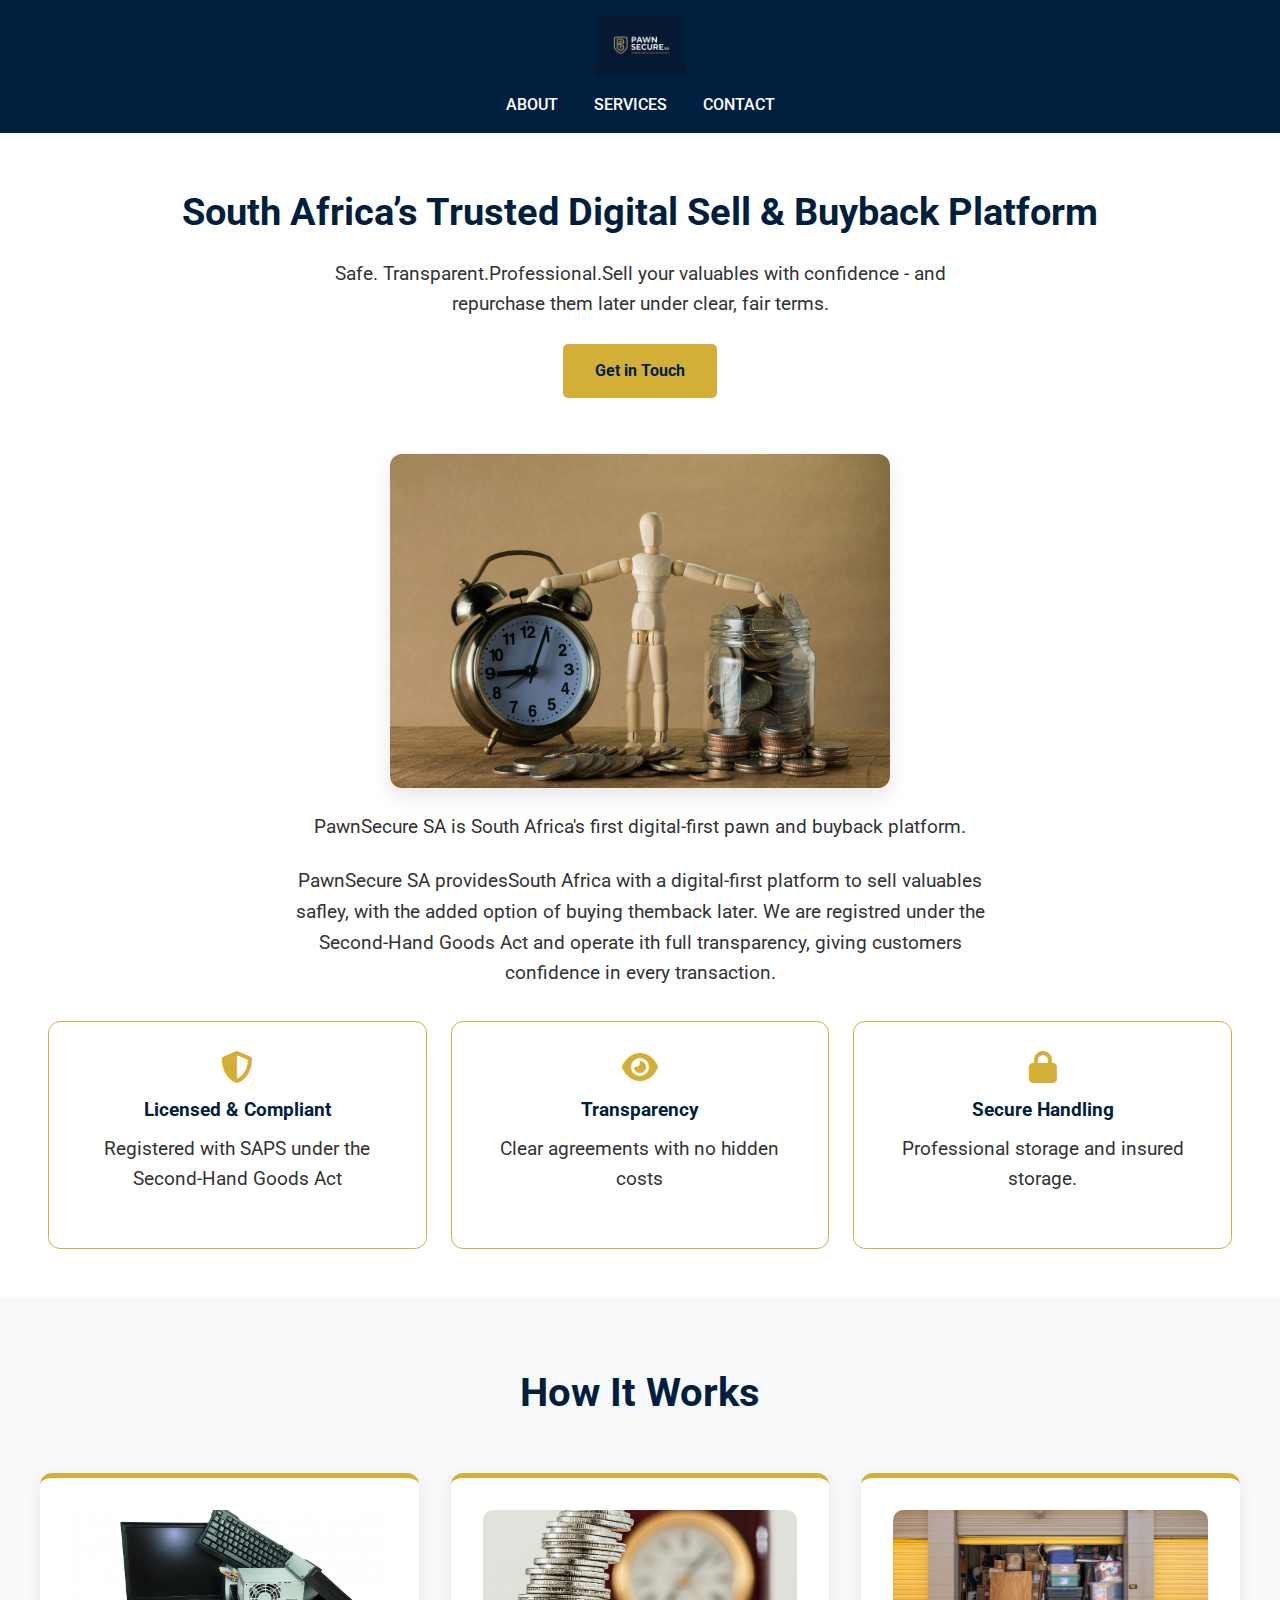
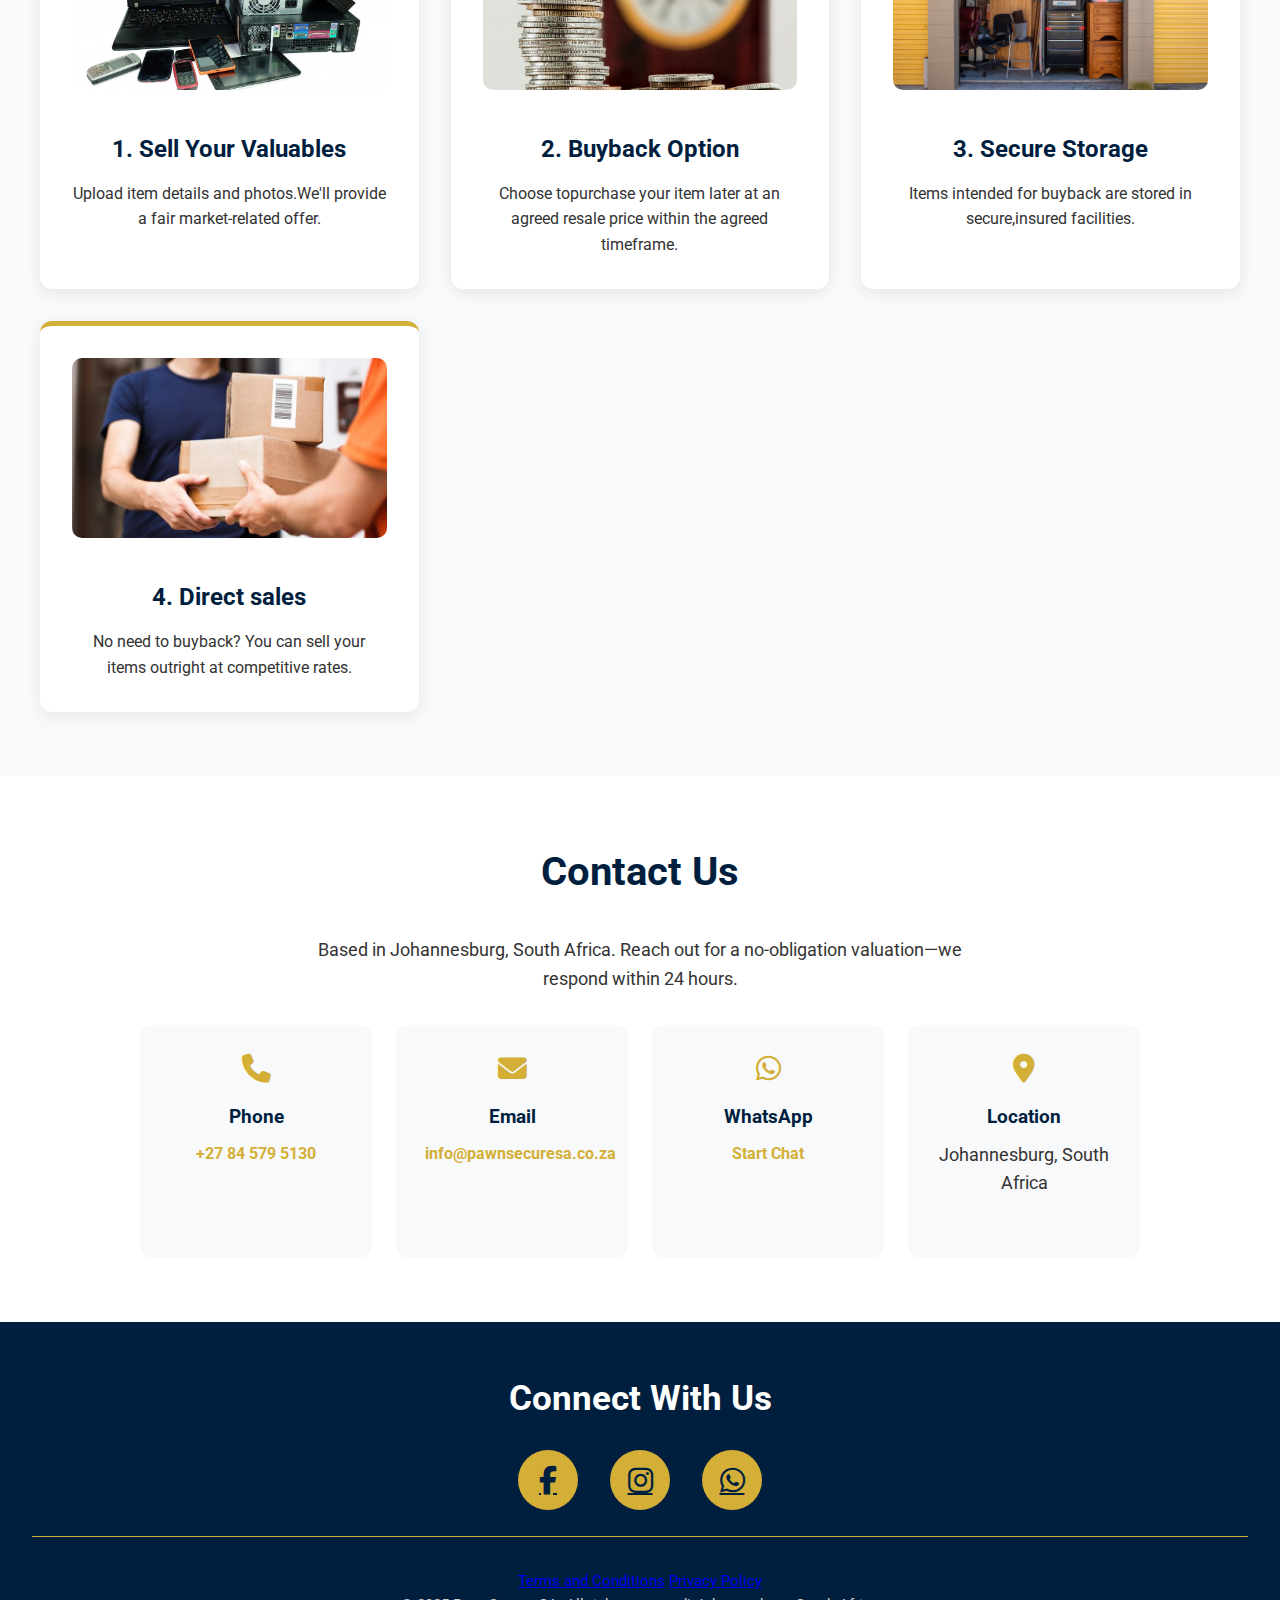
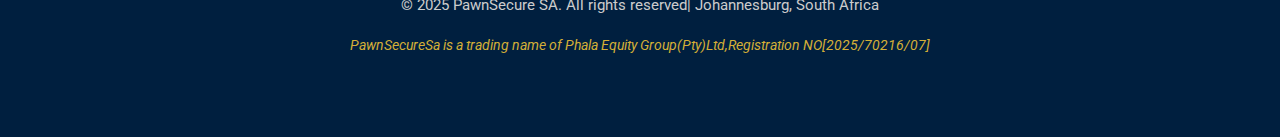
<file: index.html>
<!doctype html>
<html lang="en">
<head>
<meta charset="utf-8">
<meta name="viewport" content="width=device-width, initial-scale=1.0">
<title>pawnsecure sa - south africa's digital pawnbroking platform</title>
<link href="https://fonts.googleapis.com/css2?family=roboto:wght@300;400;700&display=swap" rel="stylesheet">
<link rel="stylesheet" href="https://cdnjs.cloudflare.com/ajax/libs/font-awesome/6.5.0/css/all.min.css">
<link rel="stylesheet" href="styles.css">
</head>

<body>
    <header>
        <div class="logo-container">
            <a href="index.html"><img src="images/logo.jpg" alt="pawnsecure sa logo" class="logo"></a>
        </div>
        <nav>
            <a href="#about">ABOUT</a>
            <a href="#services">SERVICES</a>
            <a href="#contact">CONTACT</a>
        </nav>
    </header>

<!-- Seamless Intro -->
 <section id="about" class="intro">
    <h2>South Africa’s Trusted Digital Sell & Buyback Platform</h2>
    <p>Safe. Transparent.Professional.Sell your valuables with confidence - and repurchase them later 
        under clear, fair terms.

    </p>
    
    <a href="#contact" class="btn">Get in Touch</a>
    <div class="about-content">
        <img src="images/clockstickmanpiggybank.jpg" alt="Premium Gold Jewelry" class="premium-img">
        <p> PawnSecure SA is South Africa's first digital-first pawn and buyback platform.
            </p>

        <p>PawnSecure SA providesSouth Africa with a digital-first platform to sell valuables safley,
            with the added option of buying themback later. We are registred under the Second-Hand Goods Act
            and operate ith full transparency, giving customers confidence in every transaction.

        </p>
        </div>
        <div class="commitments">
            <div class="commitment">
                <i class="fas fa-shield-alt"></i>
                <h3>Licensed & Compliant</h3>
                <p>Registered with SAPS under the Second-Hand Goods Act</p>
        </div>
        
        <div class="commitment">
            <i class="fas fa-eye"></i>
            <h3>Transparency</h3>
            <p>Clear agreements with no hidden costs</p>
        </div>
        
        <div class="commitment">
            <i class="fas fa-lock"></i>
            <h3>Secure Handling</h3>
            <p>Professional storage and insured storage.</p>
        </div>
    </div>

</section>

<section id="services" class="services">
    <h2>How It Works</h2>
    <div class="steps">
        <div class="step">
            <img src="images/valuables.jpg" alt="Luxury Watch" class="step-img">
            <h3>1. Sell Your Valuables</h3>
            <p>Upload item details and photos.We'll provide a fair market-related offer.</p>
        </div>
        <div class="step">
            <img src="images/coins.jpg" alt="Secure Vault" class="step-img">
            <h3>2. Buyback Option</h3>
            <p>Choose topurchase your item later at an agreed resale price within the agreed timeframe.</p>
        </div>
        
        
        <div class="step">
            <img src="images/storage.jpeg" alt="Professional Team" class="step-img">
            <h3>3. Secure Storage</h3>
            <p>Items intended for buyback are stored in secure,insured facilities.</p>
        </div>

        <div class="step">
            <img src="images/staffbox.jpeg" alt="Professional Team" class="step-img">
            <h3>4. Direct sales</h3>
            <p>No need to buyback? You can sell your items outright at competitive rates.</p>
        </div>
    
    </div>
</section>

<section id="contact" class="contact">
    <h2>Contact Us</h2>
    <p>Based in Johannesburg, South Africa. Reach out for a no-obligation valuation—we respond within 24 hours.</p>
    <div class="contact-info">
        <div class="info-item">
            <i class="fas fa-phone"></i>
            <h3>Phone</h3>
            <a href="tel:+27845795130">+27 84 579 5130</a>
        </div>
        <div class="info-item">
            <i class="fas fa-envelope"></i>
            <h3>Email</h3>
            <a href="mailto:info@pawnsecuresa.co.za">info@pawnsecuresa.co.za</a>
        </div>
        <div class="info-item">
            <i class="fab fa-whatsapp"></i>
            <h3>WhatsApp</h3>
            <a href="https://wa.me/27845795130" target="_blank">Start Chat</a>
        </div>
        <div class="info-item">
            <i class="fas fa-map-marker-alt"></i>
            <h3>Location</h3>
            <p>Johannesburg, South Africa</p>
        </div>
    </div>
</section>


<!-- Connect With Us -->
 <section class="connect">
    <h2>Connect With Us</h2>
    <div class="social-links">
        <a href="https://facebook.com/pawnsecuresa" target="_blank" class="social-icon">
            <i class="fab fa-facebook-f"></i>
        </a>
        <a href="https://instagram.com/pawnsecuresa" target="_blank" class="social-icon">
            <i class="fab fa-instagram"></i>
        </a>
        <a href="https://wa.me/27845795130" target="_blank" class="social-icon">
            <i class="fab fa-whatsapp"></i>
        </a>
    </div>

    <br>

    
<footer>
    <!--<div class="footer-links">
        <a href="terms.html">Term& Conditions</a>
        <a href="privacy.html">Privacy Policy</a>
    </div>-->

    <a href="terms.html" class="footer-links">Terms and Conditions</a>
    <a href="privacy.html" class="footer-links">Privacy Policy</a>

    <!--normal paragraph at the footer-->
    <p>&copy; 2025 PawnSecure SA. All rights reserved| Johannesburg, South Africa</p>
    
    <!--affiliation phala equity group-->
    <div class="affiliation">
        PawnSecureSa is a trading name of Phala Equity Group(Pty)Ltd,Registration NO[2025/70216/07]
    </div>

</footer>

<script src="script.js"></script>
</body>
</html>
</file>
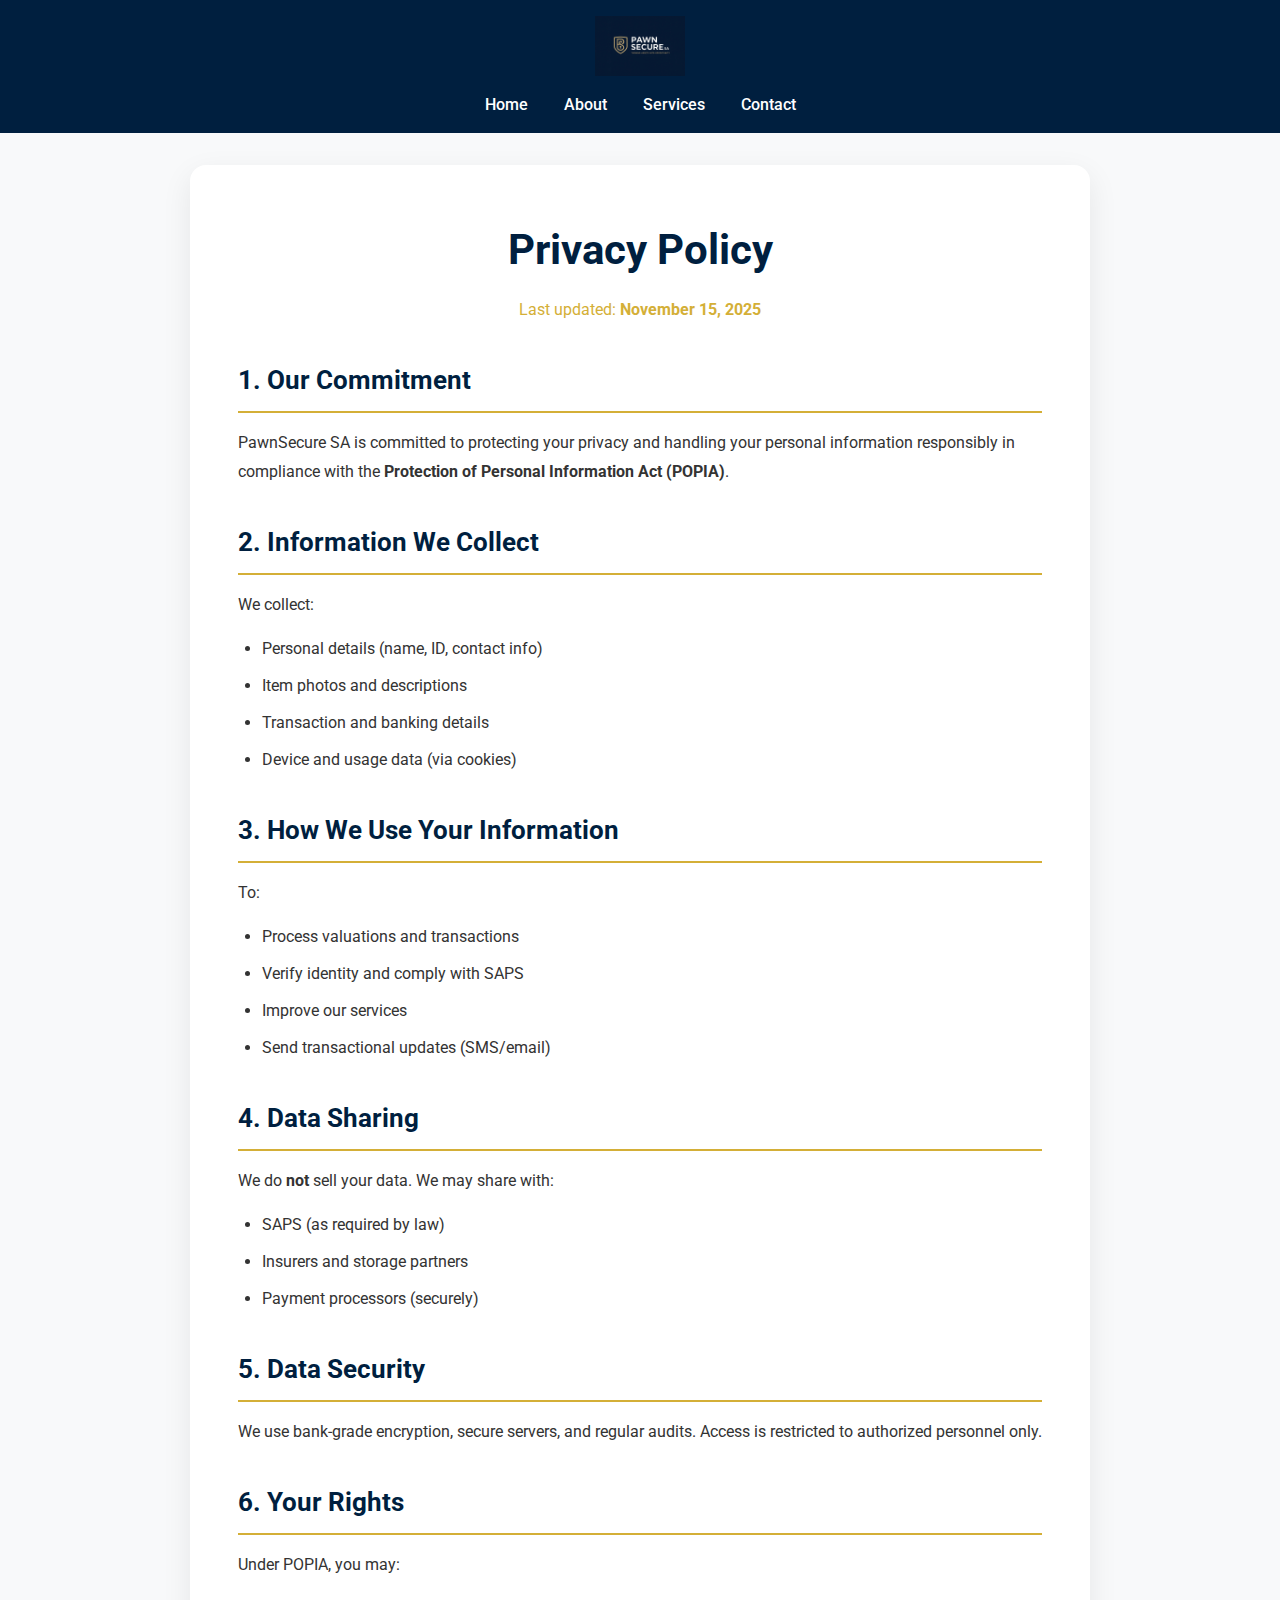
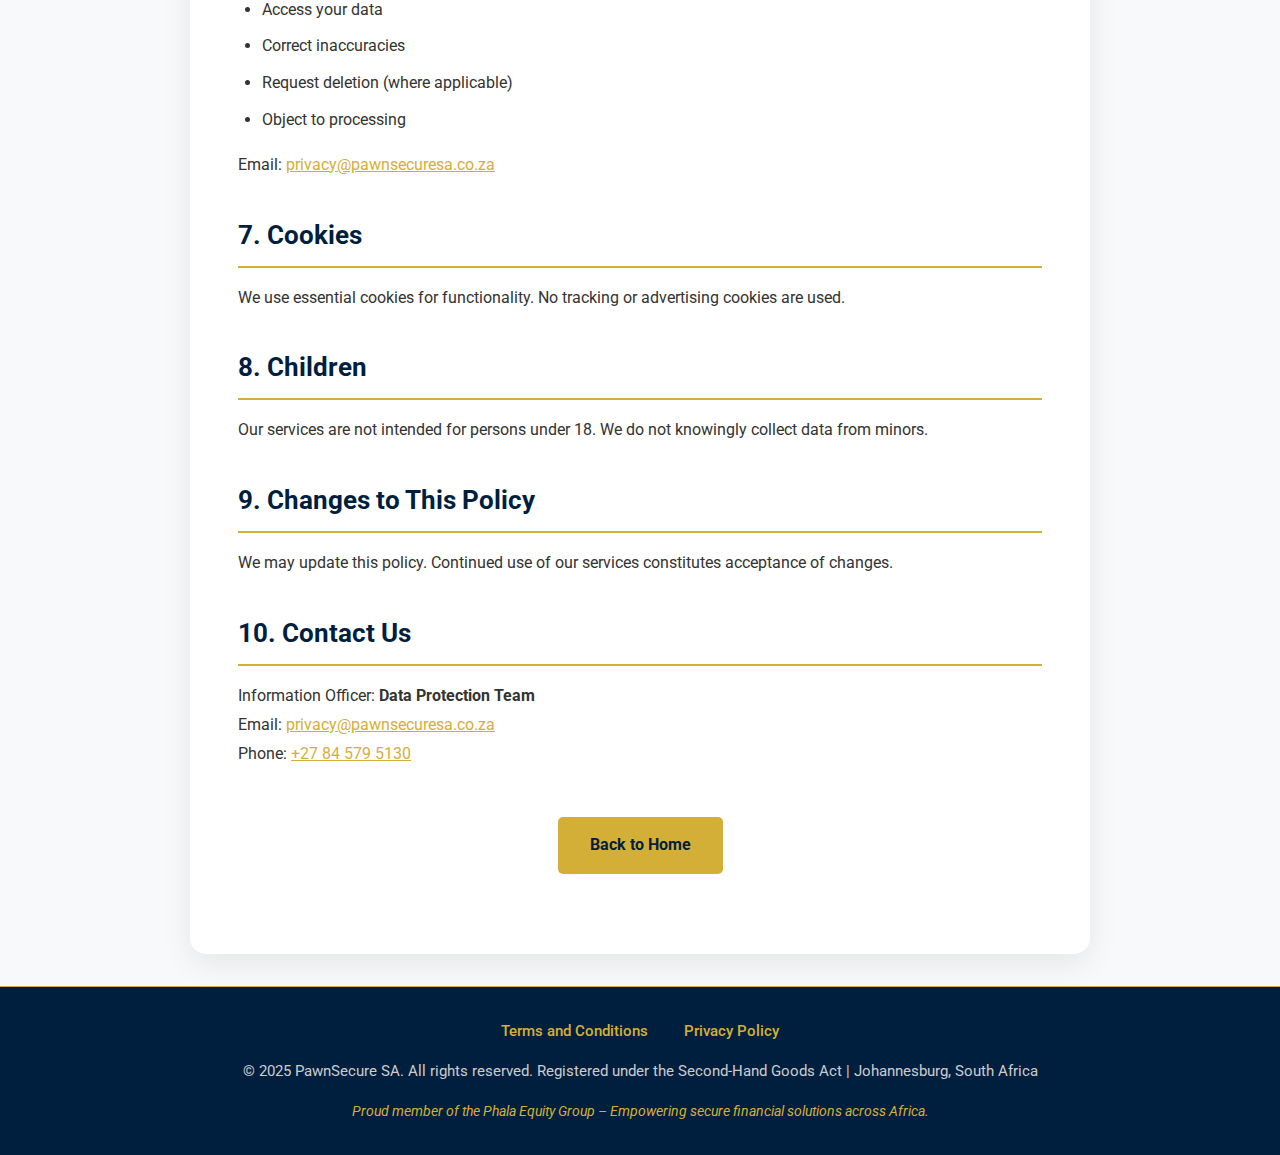
<file: privacy.html>
<!DOCTYPE html>
<html lang="en">
<head>
    <meta charset="UTF-8">
    <meta name="viewport" content="width=device-width, initial-scale=1.0">
    <title>Privacy Policy | PawnSecure SA</title>
    <meta name="description" content="PawnSecure SA's Privacy Policy – How we collect, use, and protect your personal information under POPIA.">
    <link href="https://fonts.googleapis.com/css2?family=Roboto:wght@300;400;700&display=swap" rel="stylesheet">
    <link rel="stylesheet" href="https://cdnjs.cloudflare.com/ajax/libs/font-awesome/6.5.0/css/all.min.css">
    <link rel="stylesheet" href="styles.css">
</head>
<body> 

    <header>
        <div class="logo-container">
            <a href="index.html"><img src="images/logo.jpg" alt="PawnSecure SA Logo" class="logo"></a>
        </div>
        <nav>
            <a href="index.html">Home</a>
            <a href="index.html#about">About</a>
            <a href="index.html#services">Services</a>
            <a href="index.html#contact">Contact</a>
        </nav>
    </header>

    <main class="legal-page">
        <div class="legal-container">
            <h1>Privacy Policy</h1>
            <p class="updated">Last updated: <strong>November 15, 2025</strong></p>

            <section class="legal-section">
                <h2>1. Our Commitment</h2>
                <p>PawnSecure SA is committed to protecting your privacy and handling your personal information responsibly in compliance with the <strong>Protection of Personal Information Act (POPIA)</strong>.</p>
            </section>

            <section class="legal-section">
                <h2>2. Information We Collect</h2>
                <p>We collect:</p>
                <ul>
                    <li>Personal details (name, ID, contact info)</li>
                    <li>Item photos and descriptions</li>
                    <li>Transaction and banking details</li>
                    <li>Device and usage data (via cookies)</li>
                </ul>
            </section>

            <section class="legal-section">
                <h2>3. How We Use Your Information</h2>
                <p>To:</p>
                <ul>
                    <li>Process valuations and transactions</li>
                    <li>Verify identity and comply with SAPS</li>
                    <li>Improve our services</li>
                    <li>Send transactional updates (SMS/email)</li>
                </ul>
            </section>

            <section class="legal-section">
                <h2>4. Data Sharing</h2>
                <p>We do <strong>not</strong> sell your data. We may share with:</p>
                <ul>
                    <li>SAPS (as required by law)</li>
                    <li>Insurers and storage partners</li>
                    <li>Payment processors (securely)</li>
                </ul>
            </section>

            <section class="legal-section">
                <h2>5. Data Security</h2>
                <p>We use bank-grade encryption, secure servers, and regular audits. Access is restricted to authorized personnel only.</p>
            </section>

            <section class="legal-section">
                <h2>6. Your Rights</h2>
                <p>Under POPIA, you may:</p>
                <ul>
                    <li>Access your data</li>
                    <li>Correct inaccuracies</li>
                    <li>Request deletion (where applicable)</li>
                    <li>Object to processing</li>
                </ul>
                <p>Email: <a href="mailto:privacy@pawnsecuresa.co.za">privacy@pawnsecuresa.co.za</a></p>
            </section>

            <section class="legal-section">
                <h2>7. Cookies</h2>
                <p>We use essential cookies for functionality. No tracking or advertising cookies are used.</p>
            </section>

            <section class="legal-section">
                <h2>8. Children</h2>
                <p>Our services are not intended for persons under 18. We do not knowingly collect data from minors.</p>
            </section>

            <section class="legal-section">
                <h2>9. Changes to This Policy</h2>
                <p>We may update this policy. Continued use of our services constitutes acceptance of changes.</p>
            </section>

            <section class="legal-section">
                <h2>10. Contact Us</h2>
                <p>Information Officer: <strong>Data Protection Team</strong><br>
                   Email: <a href="mailto:privacy@pawnsecuresa.co.za">privacy@pawnsecuresa.co.za</a><br>
                   Phone: <a href="tel:+27845795130">+27 84 579 5130</a>
                </p>
            </section>

            <div class="legal-back">
                <a href="index.html" class="btn">Back to Home</a>
            </div>
        </div>
    </main>

    <footer>
        <div class="footer-links">
            <a href="terms.html">Terms and Conditions</a>
            <a href="privacy.html">Privacy Policy</a>
        </div>
        <p>© 2025 PawnSecure SA. All rights reserved. Registered under the Second-Hand Goods Act | Johannesburg, South Africa</p>
        <div class="affiliation">
            Proud member of the Phala Equity Group – Empowering secure financial solutions across Africa.
        </div>
    </footer>

    <script src="script.js"></script>
</body>
</file>
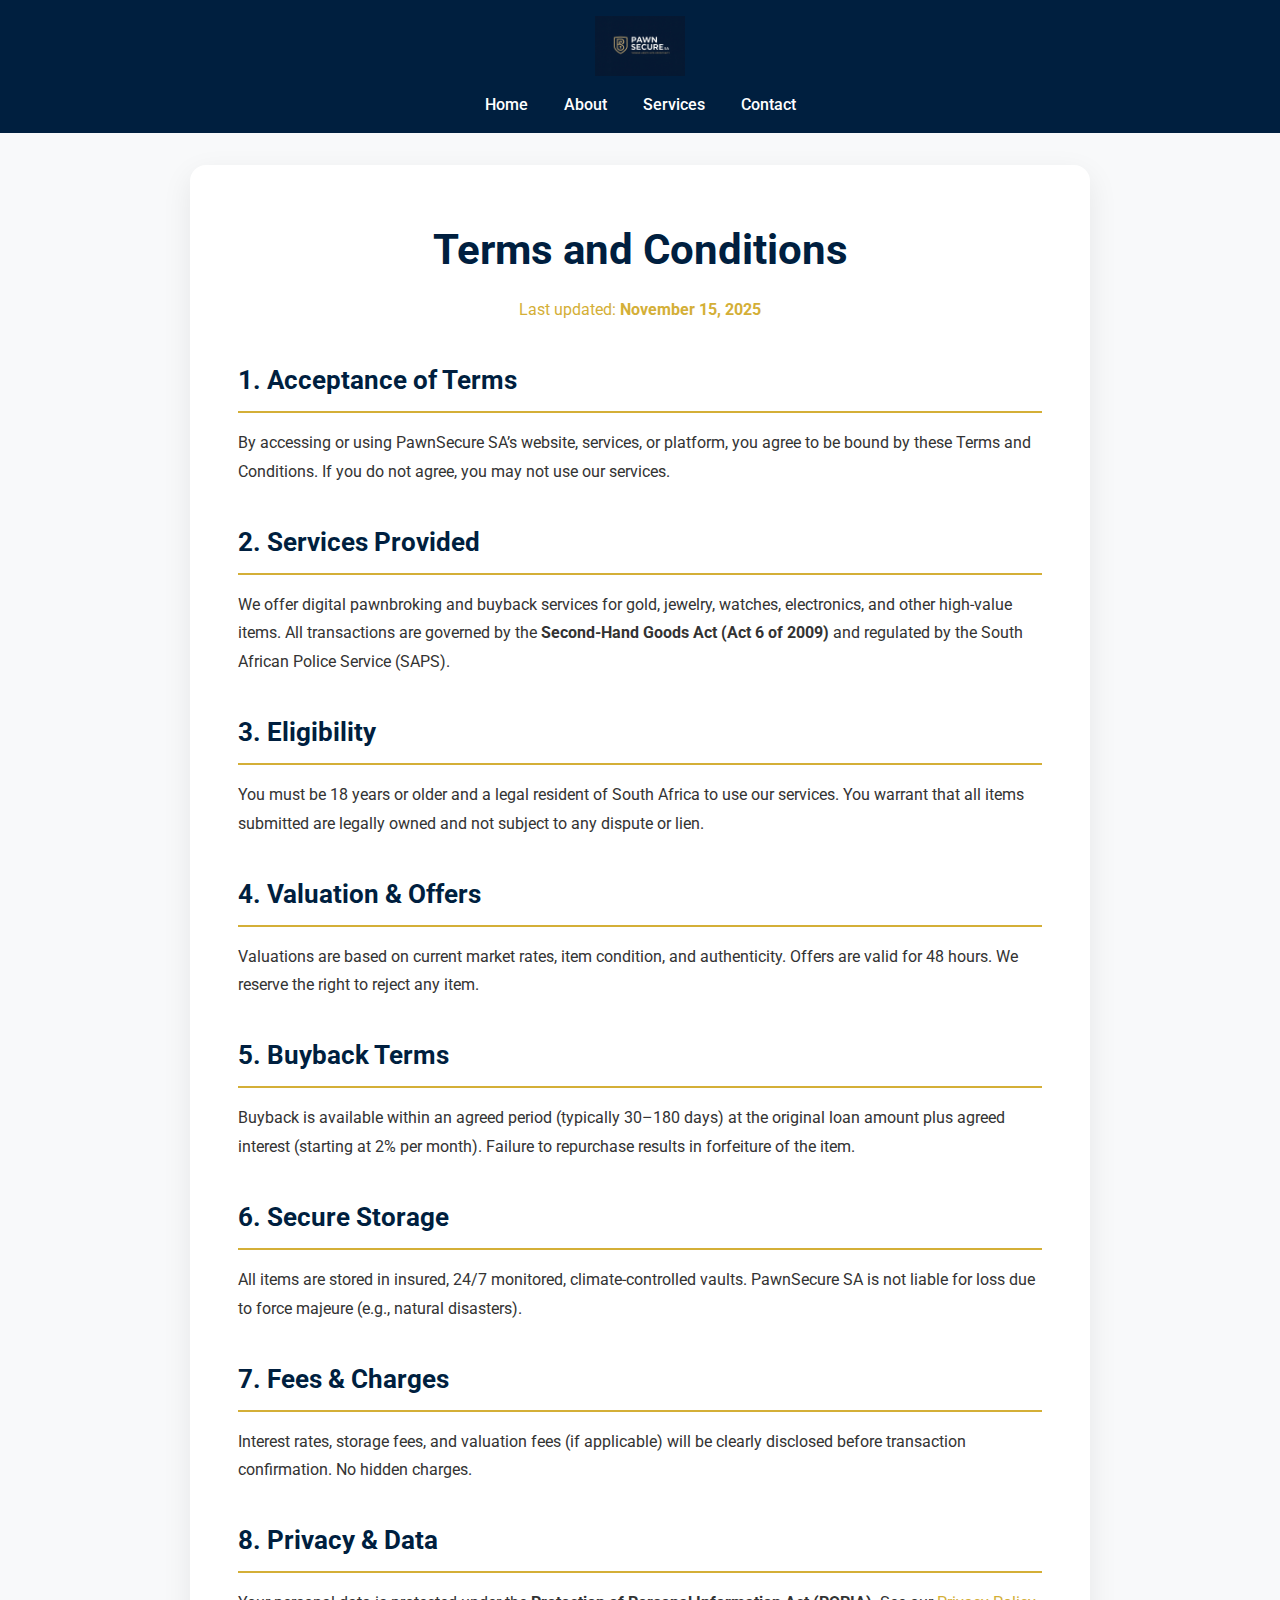
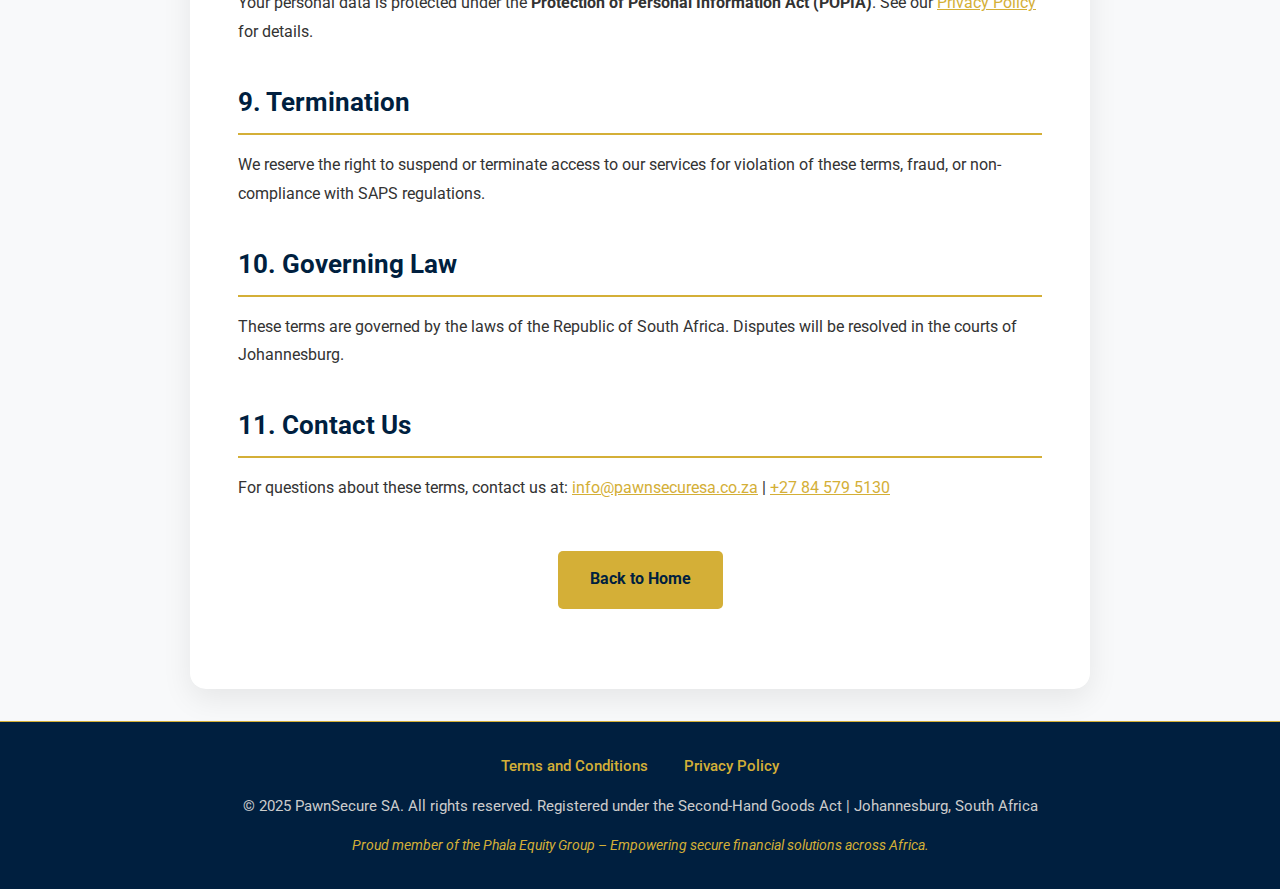
<file: terms.html>
<!DOCTYPE html>
<html lang="en">
<head>
    <meta charset="UTF-8">
    <meta name="viewport" content="width=device-width, initial-scale=1.0">
    <title>Terms and Conditions | PawnSecure SA</title>
    <meta name="description" content="Read the official Terms and Conditions for using PawnSecure SA's digital pawnbroking and buyback services.">
    <link href="https://fonts.googleapis.com/css2?family=Roboto:wght@300;400;700&display=swap" rel="stylesheet">
    <link rel="stylesheet" href="https://cdnjs.cloudflare.com/ajax/libs/font-awesome/6.5.0/css/all.min.css">
    <link rel="stylesheet" href="styles.css">
</head>
<bod>

    <header>
        <div class="logo-container">
            <a href="index.html"><img src="images/logo.jpg" alt="PawnSecure SA Logo" class="logo"></a>
        </div>
        <nav>
            <a href="index.html">Home</a>
            <a href="index.html#about">About</a>
            <a href="index.html#services">Services</a>
            <a href="index.html#contact">Contact</a>
        </nav>
    </header>

    <main class="legal-page">
        <div class="legal-container">
            <h1>Terms and Conditions</h1>
            <p class="updated">Last updated: <strong>November 15, 2025</strong></p>

            <section class="legal-section">
                <h2>1. Acceptance of Terms</h2>
                <p>By accessing or using PawnSecure SA’s website, services, or platform, you agree to be bound by these Terms and Conditions. If you do not agree, you may not use our services.</p>
            </section>

            <section class="legal-section">
                <h2>2. Services Provided</h2>
                <p>We offer digital pawnbroking and buyback services for gold, jewelry, watches, electronics, and other high-value items. All transactions are governed by the <strong>Second-Hand Goods Act (Act 6 of 2009)</strong> and regulated by the South African Police Service (SAPS).</p>
            </section>

            <section class="legal-section">
                <h2>3. Eligibility</h2>
                <p>You must be 18 years or older and a legal resident of South Africa to use our services. You warrant that all items submitted are legally owned and not subject to any dispute or lien.</p>
            </section>

            <section class="legal-section">
                <h2>4. Valuation & Offers</h2>
                <p>Valuations are based on current market rates, item condition, and authenticity. Offers are valid for 48 hours. We reserve the right to reject any item.</p>
            </section>

            <section class="legal-section">
                <h2>5. Buyback Terms</h2>
                <p>Buyback is available within an agreed period (typically 30–180 days) at the original loan amount plus agreed interest (starting at 2% per month). Failure to repurchase results in forfeiture of the item.</p>
            </section>

            <section class="legal-section">
                <h2>6. Secure Storage</h2>
                <p>All items are stored in insured, 24/7 monitored, climate-controlled vaults. PawnSecure SA is not liable for loss due to force majeure (e.g., natural disasters).</p>
            </section>

            <section class="legal-section">
                <h2>7. Fees & Charges</h2>
                <p>Interest rates, storage fees, and valuation fees (if applicable) will be clearly disclosed before transaction confirmation. No hidden charges.</p>
            </section>

            <section class="legal-section">
                <h2>8. Privacy & Data</h2>
                <p>Your personal data is protected under the <strong>Protection of Personal Information Act (POPIA)</strong>. See our <a href="privacy.html">Privacy Policy</a> for details.</p>
            </section>

            <section class="legal-section">
                <h2>9. Termination</h2>
                <p>We reserve the right to suspend or terminate access to our services for violation of these terms, fraud, or non-compliance with SAPS regulations.</p>
            </section>

            <section class="legal-section">
                <h2>10. Governing Law</h2>
                <p>These terms are governed by the laws of the Republic of South Africa. Disputes will be resolved in the courts of Johannesburg.</p>
            </section>

            <section class="legal-section">
                <h2>11. Contact Us</h2>
                <p>For questions about these terms, contact us at: 
                    <a href="mailto:info@pawnsecuresa.co.za">info@pawnsecuresa.co.za</a> |
                    <a href="tel:+27845795130">+27 84 579 5130</a>
                </p>
            </section>

            <div class="legal-back">
                <a href="index.html" class="btn">Back to Home</a>
            </div>
        </div>
    </main>

    <footer>
        <div class="footer-links">
            <a href="terms.html">Terms and Conditions</a>
            <a href="privacy.html">Privacy Policy</a>
        </div>
        <p>© 2025 PawnSecure SA. All rights reserved. Registered under the Second-Hand Goods Act | Johannesburg, South Africa</p>
        <div class="affiliation">
            Proud member of the Phala Equity Group – Empowering secure financial solutions across Africa.
        </div>
    </footer>

    <script src="script.js"></script>
</bod>
</html>
</file>
<file: styles.css>
*{
box-sizing: border-box;
margin: 0;
padding: 0;
}
body {
font-family: 'Roboto', sans-serif;
background-color: #f8f9fa;
color: #333;
line-height: 1.6;
}
/* Header */
header {
background-color: #001f3f;
color: white;
padding: 1rem 0;
text-align: center;
position: sticky;
top: 0;
z-index: 100;
}
.logo-container {
margin-bottom: 0.5rem;
}
.logo {
height: 60px;
width: auto;
transition: transform 0.3s;
}
.logo:hover {
transform: scale(1.05);
}
nav {
margin-top: 0.5rem;
}
nav a {
color: white;
text-decoration: none;
margin: 0 1rem;
font-weight: 500;
transition: color 0.3s;
}nav a:hover {
color: #D4AF37;
}
/* Intro */
.intro {
background-color: white;
text-align: center;
padding: 3rem 2rem;
}
.intro h2 {
font-size: 2.4rem;
color: #001f3f;
margin-bottom: 1rem;
}
.intro p {
font-size: 1.2rem;
max-width: 700px;
margin: 0 auto 1.5rem;
}
.btn {
background-color: #D4AF37;
color: #001f3f;
padding: 0.9rem 2rem;
text-decoration: none;
border-radius: 5px;
font-weight: bold;
display: inline-block;
transition: background-color 0.3s;
margin-bottom: 2rem;
}
.btn:hover {
background-color: #FFD700;
}
.premium-img {
width: 100%;
max-width: 500px;
border-radius: 12px;
margin: 1.5rem auto;
display: block;
box-shadow: 0 8px 20px rgba(0,0,0,0.1);
}
.about-content {
max-width: 800px;margin: 0 auto 2rem;
font-size: 1.1rem;
}
.commitments {
display: grid;
grid-template-columns: repeat(auto-fit, minmax(250px, 1fr));
gap: 1.5rem;
margin-top: 2rem;
padding: 0 1rem;
}
.commitment {
padding: 1.8rem;
border: 1px solid #D4AF37;
border-radius: 12px;
text-align: center;
background: #fff;
transition: transform 0.3s;
}
.commitment:hover {
transform: translateY(-5px);
}
.commitment i {
font-size: 2rem;
color: #D4AF37;
margin-bottom: 0.8rem;
}
.commitment h3 {
color: #001f3f;
margin-bottom: 0.5rem;
}
/* Services */
.services {
background-color: #f8f9fa;
padding: 4rem 2rem;
}
.services h2 {
text-align: center;
font-size: 2.5rem;
color: #001f3f;
margin-bottom: 3rem;
}
.steps {
display: grid;grid-template-columns: repeat(auto-fit, minmax(300px, 1fr));
gap: 2rem;
max-width: 1200px;
margin: 0 auto;
}
.step {
background: white;
padding: 2rem;
border-radius: 12px;
box-shadow: 0 4px 15px rgba(0,0,0,0.08);
text-align: center;
border-top: 5px solid #D4AF37;
transition: transform 0.3s;
}
.step:hover {
transform: translateY(-8px);
}
.step-img {
width: 100%;
height: 180px;
object-fit: cover;
border-radius: 10px;
margin-bottom: 1rem;
}
.step h3 {
color: #001f3f;
font-size: 1.5rem;
margin: 1rem 0 0.8rem;
}
/* Contact */
.contact {
background: white;
text-align: center;
padding: 4rem 2rem;
}
.contact h2 {
font-size: 2.5rem;
color: #001f3f;
margin-bottom: 2rem;
}
.contact p {
max-width: 700px;
margin: 0 auto 2rem;
font-size: 1.1rem;}
.contact-info {
display: grid;
grid-template-columns: repeat(auto-fit, minmax(200px, 1fr));
gap: 1.5rem;
max-width: 1000px;
margin: 0 auto;
}
.info-item {
padding: 1.8rem;
background: #f8f9fa;
border-radius: 12px;
transition: transform 0.3s;
}
.info-item:hover {
transform: translateY(-5px);
}
.info-item i {
font-size: 1.8rem;
color: #D4AF37;
margin-bottom: 0.8rem;
}
.info-item h3 {
color: #001f3f;
margin: 0.5rem 0;
}
.info-item a {
color: #D4AF37;
text-decoration: none;
font-weight: bold;
}
.info-item a:hover {
text-decoration: underline;
}
/* Connect With Us */
.connect {
background-color: #001f3f;
color: white;
text-align: center;
padding: 3rem 2rem;
}
.connect h2 {font-size: 2.2rem;
margin-bottom: 1.5rem;
}
.social-links {
display: flex;
justify-content: center;
gap: 2rem;
}
.social-icon {
display: flex;
align-items: center;
justify-content: center;
width: 60px;
height: 60px;
background: #D4AF37;
color: #001f3f;
font-size: 1.8rem;
border-radius: 50%;
transition: all 0.3s;
}
.social-icon:hover {
background: #FFD700;
transform: scale(1.1);
}
/* Footer */
footer {
background-color: #001f3f;
color: #ccc;
text-align: center;
padding: 2rem;
font-size: 0.95rem;
border-top: 1px solid #D4AF37;
}
.footer-links {
margin-bottom: 1rem;
}
.footer-links a {
color: #D4AF37;
text-decoration: none;
margin: 0 1rem;
font-weight: 500;
}
.footer-links a:hover {
text-decoration: underline;}
.affiliation {
font-style: italic;
margin-top: 1rem;
color: #D4AF37;
font-size: 0.9rem;
}
/* Responsive */
@media (max-width: 768px) {
.intro h2 { font-size: 2rem; }
nav a { margin: 0 0.5rem; font-size: 0.9rem; }
.steps, .contact-info { grid-template-columns: 1fr; }
.social-links { gap: 1.5rem; }
.social-icon { width: 50px; height: 50px; font-size: 1.5rem; }
}
/* Legal Pages */
.legal-page {
    background-color: #f8f9fa;
    min-height: 100vh;
    padding: 2rem 0;
}

.legal-container {
    max-width: 900px;
    margin: 0 auto;
    background: white;
    padding: 3rem;
    border-radius: 16px;
    box-shadow: 0 10px 30px rgba(0,0,0,0.08);
    line-height: 1.8;
}

.legal-container h1 {
    text-align: center;
    color: #001f3f;
    font-size: 2.6rem;
    margin-bottom: 0.5rem;
}

.updated {
    text-align: center;
    color: #D4AF37;
    font-size: 1rem;
    margin-bottom: 2rem;
}

.legal-section {
    margin-bottom: 2rem;
}

.legal-section h2 {
    color: #001f3f;
    font-size: 1.6rem;
    margin: 1.5rem 0 1rem;
    padding-bottom: 0.5rem;
    border-bottom: 2px solid #D4AF37;
}

.legal-section ul {
    padding-left: 1.5rem;
    margin: 1rem 0;
}

.legal-section ul li {
    margin-bottom: 0.5rem;
}

.legal-section a {
    color: #D4AF37;
    text-decoration: underline;
}

.legal-back {
    text-align: center;
    margin-top: 3rem;
}

@media (max-width: 768px) {
    .legal-container {
        padding: 2rem;
        margin: 1rem;
    }
    .legal-container h1 {
        font-size: 2.2rem;
    }
}
</file>
